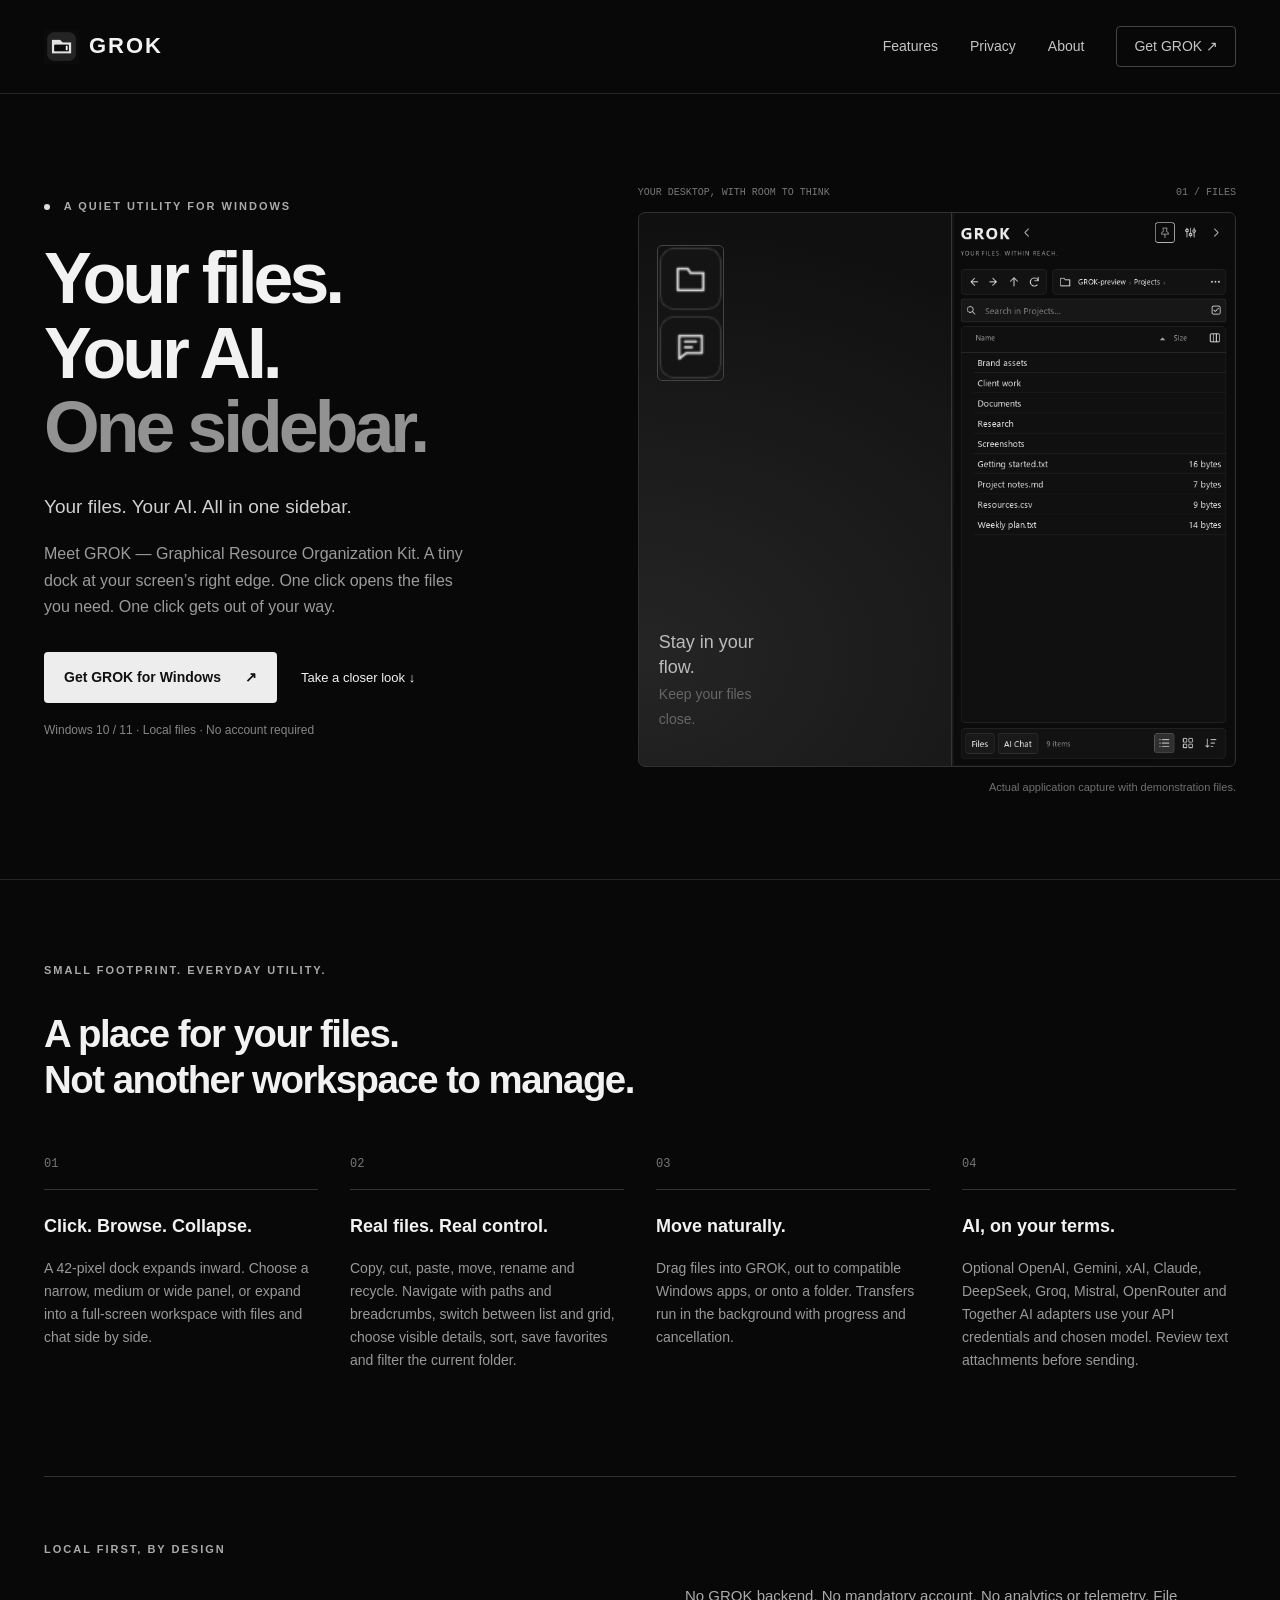
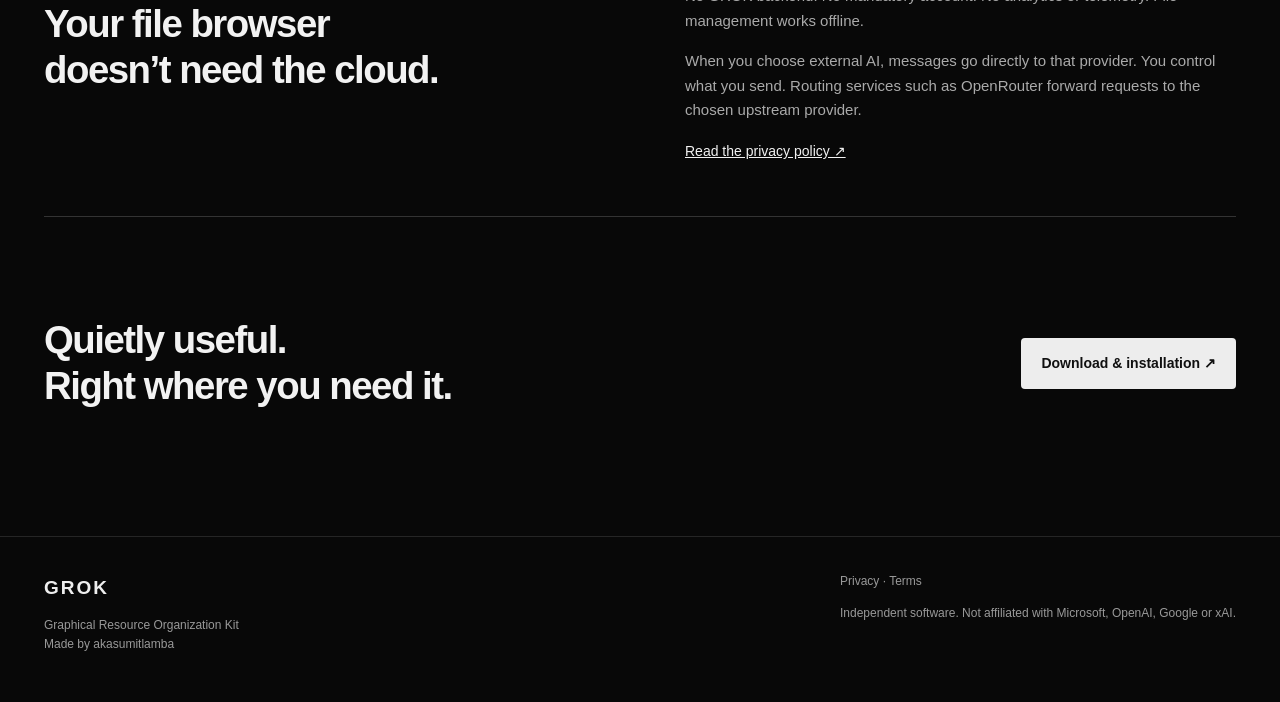
<file: website/index.html>
<!doctype html><html lang="en"><head><meta charset="utf-8"><meta name="viewport" content="width=device-width,initial-scale=1"><meta name="description" content="GROK, the independent local-first Windows file sidebar by akasumitlamba."><title>Your files. Within reach. · GROK</title><link rel="icon" href="./assets/icon.png"><link rel="stylesheet" href="./style.css"></head><body><a class="skip" href="#main">Skip to content</a><header><a class="logo" href="./index.html"><img src="./assets/icon.png" alt="">GROK</a><nav aria-label="Main"><a href="./index.html#features">Features</a><a href="./privacy/index.html">Privacy</a><a href="./about/index.html">About</a><a class="small-button" href="./download/index.html">Get GROK ↗</a></nav></header><main id="main"><section class="hero"><div class="hero-copy"><p class="eyebrow"><span></span> A QUIET UTILITY FOR WINDOWS</p><h1>Your files.<br>Your AI.<br><em>One sidebar.</em></h1><p class="intro">Your files. Your AI. All in one sidebar.</p><p class="description">Meet GROK — Graphical Resource Organization Kit. A tiny dock at your screen’s right edge. One click opens the files you need. One click gets out of your way.</p><div class="actions"><a class="primary" href="download/index.html">Get GROK for Windows <span>↗</span></a><a href="#features">Take a closer look ↓</a></div><p class="fine">Windows 10 / 11 · Local files · No account required</p></div><div class="product"><div class="product-label"><span>YOUR DESKTOP, WITH ROOM TO THINK</span><span>01 / FILES</span></div><div class="desktop"><div class="desktop-note">Stay in your flow.<br><span>Keep your files close.</span></div><img class="screenshot" src="assets/app-panel.png" alt="Actual GROK application showing its black file panel with compact icon controls and sample folders"><img class="dock-shot" src="assets/app-dock.png" alt="GROK collapsed to a thin dock"></div><p class="caption">Actual application capture with demonstration files.</p></div></section><section class="features" id="features"><div class="section-heading"><p class="eyebrow">SMALL FOOTPRINT. EVERYDAY UTILITY.</p><h2>A place for your files.<br>Not another workspace to manage.</h2></div><div class="feature-grid"><article><span class="number">01</span><h3>Click. Browse. Collapse.</h3><p>A 42-pixel dock expands inward. Choose a narrow, medium or wide panel, or expand into a full-screen workspace with files and chat side by side.</p></article><article><span class="number">02</span><h3>Real files. Real control.</h3><p>Copy, cut, paste, move, rename and recycle. Navigate with paths and breadcrumbs, switch between list and grid, choose visible details, sort, save favorites and filter the current folder.</p></article><article><span class="number">03</span><h3>Move naturally.</h3><p>Drag files into GROK, out to compatible Windows apps, or onto a folder. Transfers run in the background with progress and cancellation.</p></article><article><span class="number">04</span><h3>AI, on your terms.</h3><p>Optional OpenAI, Gemini, xAI, Claude, DeepSeek, Groq, Mistral, OpenRouter and Together AI adapters use your API credentials and chosen model. Review text attachments before sending.</p></article></div></section><section class="privacy-callout"><p class="eyebrow">LOCAL FIRST, BY DESIGN</p><h2>Your file browser<br>doesn’t need the cloud.</h2><div><p>No GROK backend. No mandatory account. No analytics or telemetry. File management works offline.</p><p>When you choose external AI, messages go directly to that provider. You control what you send. Routing services such as OpenRouter forward requests to the chosen upstream provider.</p><a href="privacy/index.html">Read the privacy policy ↗</a></div></section><section class="last"><h2>Quietly useful.<br>Right where you need it.</h2><a class="primary" href="download/index.html">Download & installation ↗</a></section></main><footer><div><b>GROK</b><p>Graphical Resource Organization Kit<br>Made by akasumitlamba</p></div><div><a href="./privacy/index.html">Privacy</a> · <a href="./terms/index.html">Terms</a><p>Independent software. Not affiliated with Microsoft, OpenAI, Google or xAI.</p></div></footer></body></html>
</file>
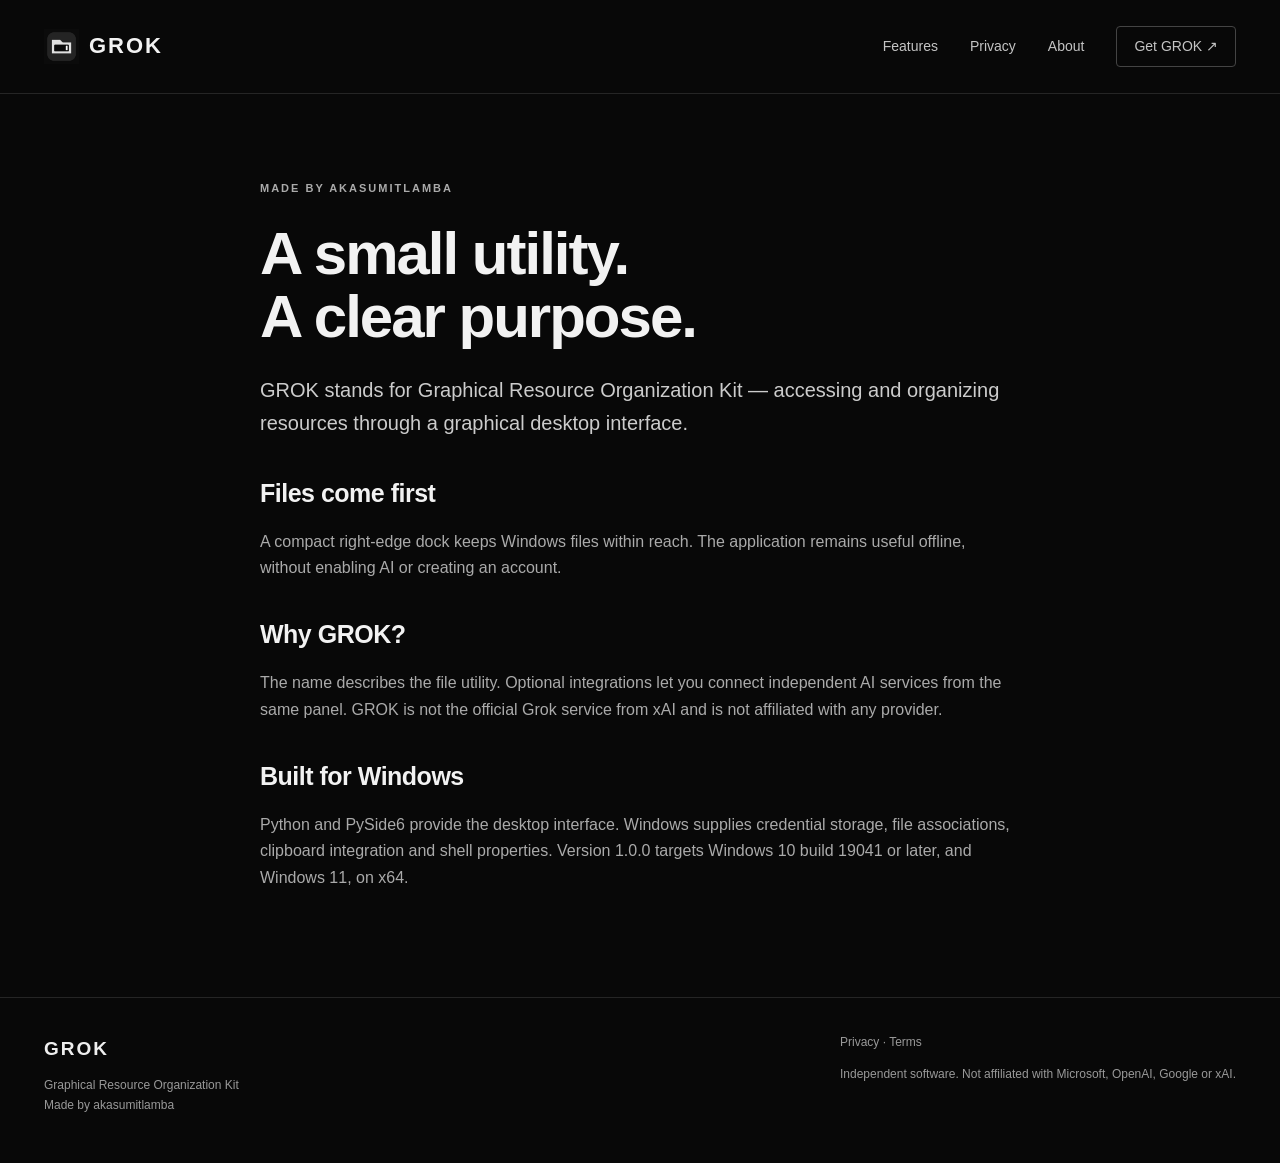
<file: website/about/index.html>
<!doctype html><html lang="en"><head><meta charset="utf-8"><meta name="viewport" content="width=device-width,initial-scale=1"><meta name="description" content="GROK, the independent local-first Windows file sidebar by akasumitlamba."><title>About · GROK</title><link rel="icon" href="../assets/icon.png"><link rel="stylesheet" href="../style.css"></head><body><a class="skip" href="#main">Skip to content</a><header><a class="logo" href="../index.html"><img src="../assets/icon.png" alt="">GROK</a><nav aria-label="Main"><a href="../index.html#features">Features</a><a href="../privacy/index.html">Privacy</a><a href="../about/index.html">About</a><a class="small-button" href="../download/index.html">Get GROK ↗</a></nav></header><main id="main"><article class="document"><p class="eyebrow">MADE BY AKASUMITLAMBA</p><h1>A small utility.<br>A clear purpose.</h1><p class="lead">GROK stands for Graphical Resource Organization Kit — accessing and organizing resources through a graphical desktop interface.</p><h2>Files come first</h2><p>A compact right-edge dock keeps Windows files within reach. The application remains useful offline, without enabling AI or creating an account.</p><h2>Why GROK?</h2><p>The name describes the file utility. Optional integrations let you connect independent AI services from the same panel. GROK is not the official Grok service from xAI and is not affiliated with any provider.</p><h2>Built for Windows</h2><p>Python and PySide6 provide the desktop interface. Windows supplies credential storage, file associations, clipboard integration and shell properties. Version 1.0.0 targets Windows 10 build 19041 or later, and Windows 11, on x64.</p></article></main><footer><div><b>GROK</b><p>Graphical Resource Organization Kit<br>Made by akasumitlamba</p></div><div><a href="../privacy/index.html">Privacy</a> · <a href="../terms/index.html">Terms</a><p>Independent software. Not affiliated with Microsoft, OpenAI, Google or xAI.</p></div></footer></body></html>
</file>
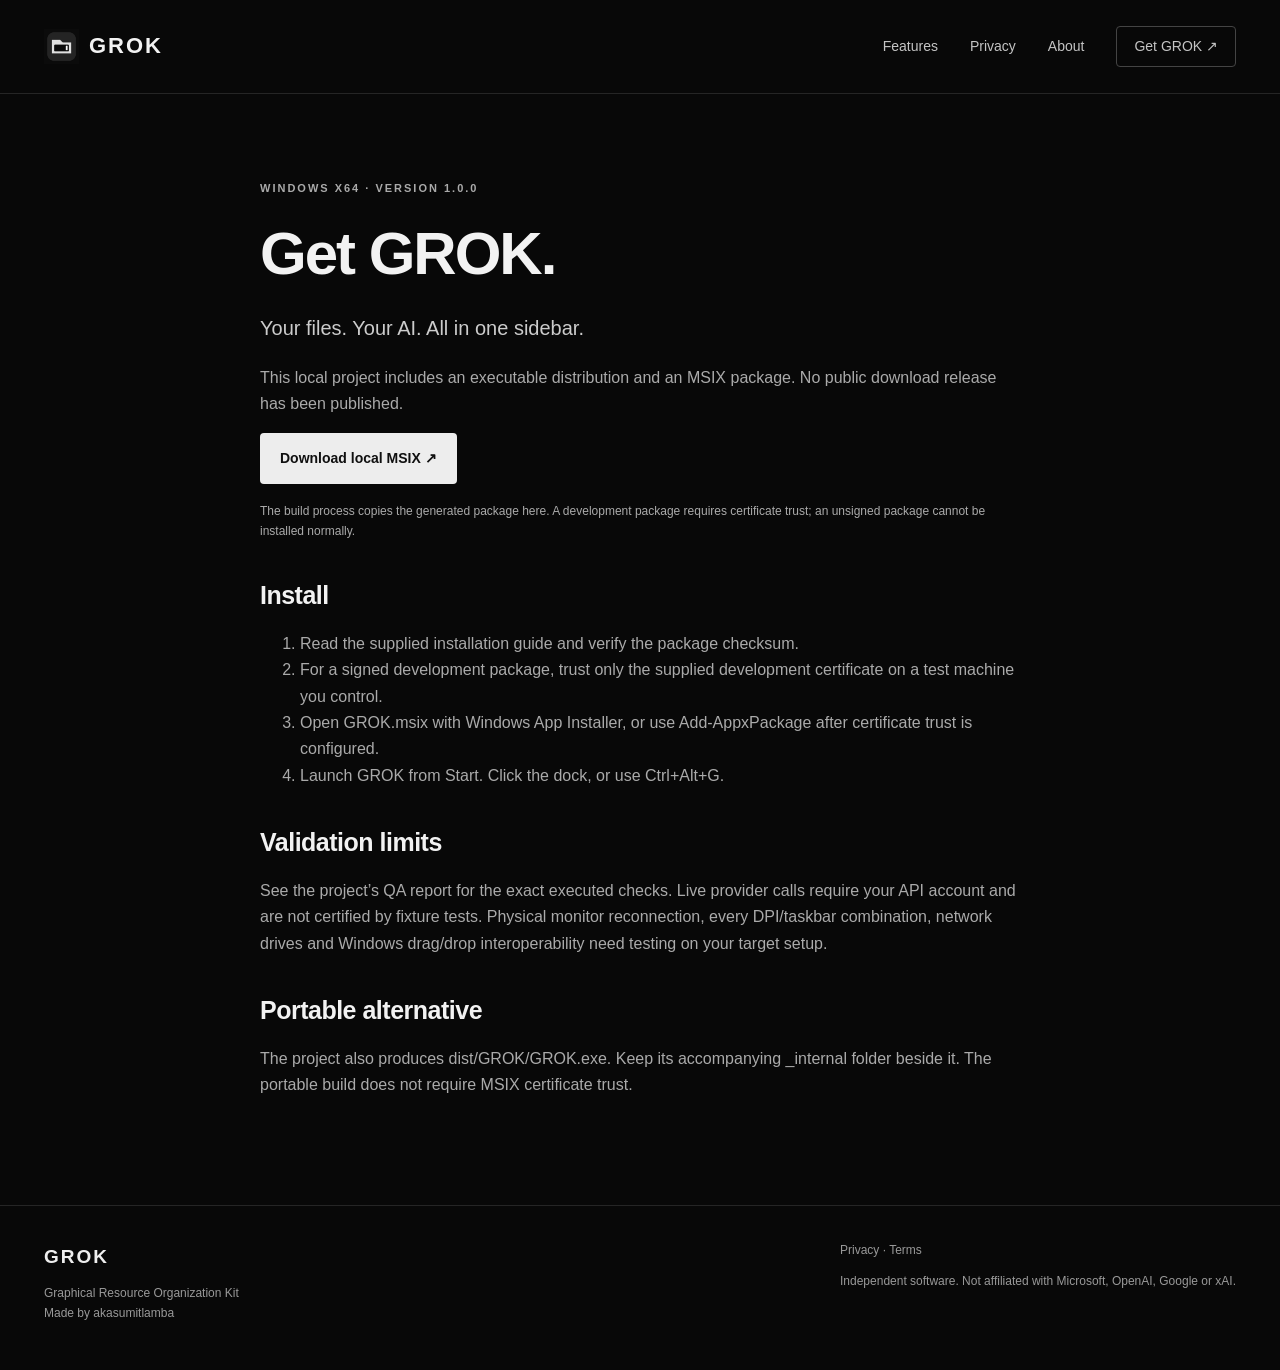
<file: website/download/index.html>
<!doctype html><html lang="en"><head><meta charset="utf-8"><meta name="viewport" content="width=device-width,initial-scale=1"><meta name="description" content="GROK, the independent local-first Windows file sidebar by akasumitlamba."><title>Download · GROK</title><link rel="icon" href="../assets/icon.png"><link rel="stylesheet" href="../style.css"></head><body><a class="skip" href="#main">Skip to content</a><header><a class="logo" href="../index.html"><img src="../assets/icon.png" alt="">GROK</a><nav aria-label="Main"><a href="../index.html#features">Features</a><a href="../privacy/index.html">Privacy</a><a href="../about/index.html">About</a><a class="small-button" href="../download/index.html">Get GROK ↗</a></nav></header><main id="main"><article class="document"><p class="eyebrow">WINDOWS X64 · VERSION 1.0.0</p><h1>Get GROK.</h1><p class="lead">Your files. Your AI. All in one sidebar.</p><p>This local project includes an executable distribution and an MSIX package. No public download release has been published.</p><a class="primary" href="GROK.msix" download>Download local MSIX ↗</a><p class="fine">The build process copies the generated package here. A development package requires certificate trust; an unsigned package cannot be installed normally.</p><h2>Install</h2><ol><li>Read the supplied installation guide and verify the package checksum.</li><li>For a signed development package, trust only the supplied development certificate on a test machine you control.</li><li>Open GROK.msix with Windows App Installer, or use Add-AppxPackage after certificate trust is configured.</li><li>Launch GROK from Start. Click the dock, or use Ctrl+Alt+G.</li></ol><h2>Validation limits</h2><p>See the project’s QA report for the exact executed checks. Live provider calls require your API account and are not certified by fixture tests. Physical monitor reconnection, every DPI/taskbar combination, network drives and Windows drag/drop interoperability need testing on your target setup.</p><h2>Portable alternative</h2><p>The project also produces dist/GROK/GROK.exe. Keep its accompanying _internal folder beside it. The portable build does not require MSIX certificate trust.</p></article></main><footer><div><b>GROK</b><p>Graphical Resource Organization Kit<br>Made by akasumitlamba</p></div><div><a href="../privacy/index.html">Privacy</a> · <a href="../terms/index.html">Terms</a><p>Independent software. Not affiliated with Microsoft, OpenAI, Google or xAI.</p></div></footer></body></html>
</file>
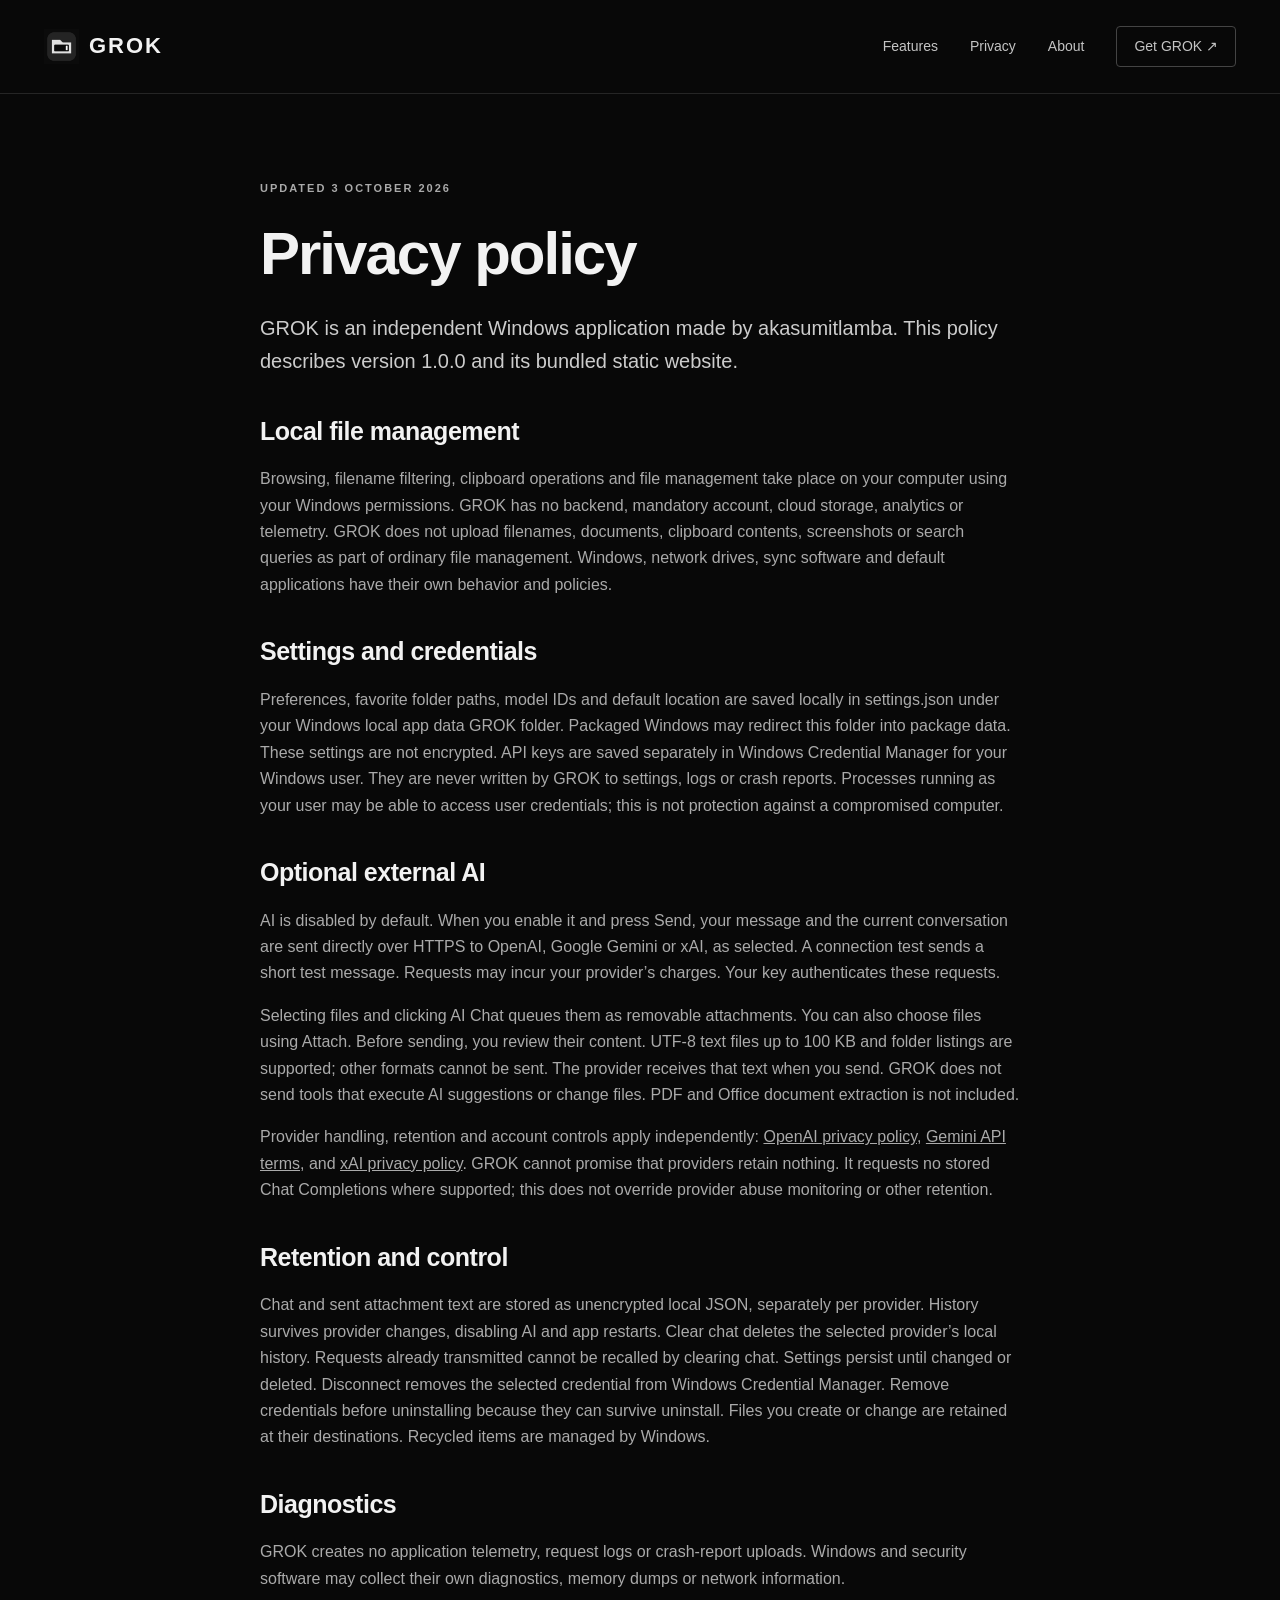
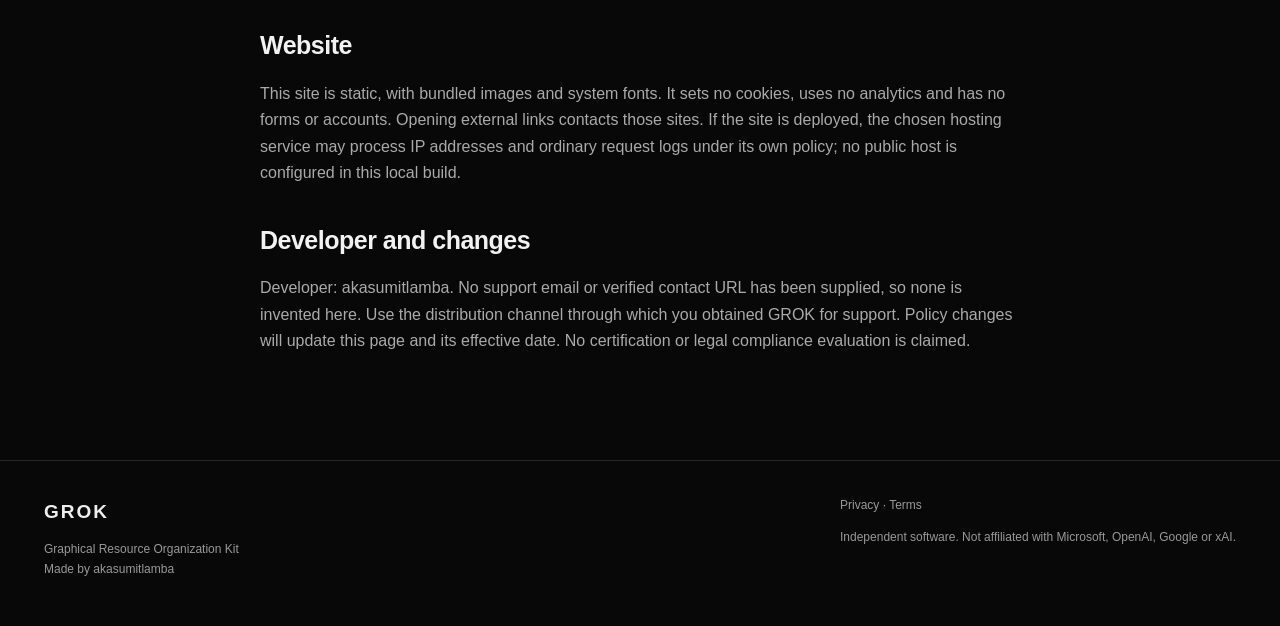
<file: website/privacy/index.html>
<!doctype html><html lang="en"><head><meta charset="utf-8"><meta name="viewport" content="width=device-width,initial-scale=1"><meta name="description" content="GROK, the independent local-first Windows file sidebar by akasumitlamba."><title>Privacy policy · GROK</title><link rel="icon" href="../assets/icon.png"><link rel="stylesheet" href="../style.css"></head><body><a class="skip" href="#main">Skip to content</a><header><a class="logo" href="../index.html"><img src="../assets/icon.png" alt="">GROK</a><nav aria-label="Main"><a href="../index.html#features">Features</a><a href="../privacy/index.html">Privacy</a><a href="../about/index.html">About</a><a class="small-button" href="../download/index.html">Get GROK ↗</a></nav></header><main id="main"><article class="document"><p class="eyebrow">UPDATED 3 OCTOBER 2026</p><h1>Privacy policy</h1><p class="lead">GROK is an independent Windows application made by akasumitlamba. This policy describes version 1.0.0 and its bundled static website.</p><h2>Local file management</h2><p>Browsing, filename filtering, clipboard operations and file management take place on your computer using your Windows permissions. GROK has no backend, mandatory account, cloud storage, analytics or telemetry. GROK does not upload filenames, documents, clipboard contents, screenshots or search queries as part of ordinary file management. Windows, network drives, sync software and default applications have their own behavior and policies.</p><h2>Settings and credentials</h2><p>Preferences, favorite folder paths, model IDs and default location are saved locally in settings.json under your Windows local app data GROK folder. Packaged Windows may redirect this folder into package data. These settings are not encrypted. API keys are saved separately in Windows Credential Manager for your Windows user. They are never written by GROK to settings, logs or crash reports. Processes running as your user may be able to access user credentials; this is not protection against a compromised computer.</p><h2>Optional external AI</h2><p>AI is disabled by default. When you enable it and press Send, your message and the current conversation are sent directly over HTTPS to OpenAI, Google Gemini or xAI, as selected. A connection test sends a short test message. Requests may incur your provider’s charges. Your key authenticates these requests.</p><p>Selecting files and clicking AI Chat queues them as removable attachments. You can also choose files using Attach. Before sending, you review their content. UTF-8 text files up to 100 KB and folder listings are supported; other formats cannot be sent. The provider receives that text when you send. GROK does not send tools that execute AI suggestions or change files. PDF and Office document extraction is not included.</p><p>Provider handling, retention and account controls apply independently: <a href="https://openai.com/policies/privacy-policy/">OpenAI privacy policy</a>, <a href="https://ai.google.dev/gemini-api/terms">Gemini API terms</a>, and <a href="https://x.ai/legal/privacy-policy">xAI privacy policy</a>. GROK cannot promise that providers retain nothing. It requests no stored Chat Completions where supported; this does not override provider abuse monitoring or other retention.</p><h2>Retention and control</h2><p>Chat and sent attachment text are stored as unencrypted local JSON, separately per provider. History survives provider changes, disabling AI and app restarts. Clear chat deletes the selected provider’s local history. Requests already transmitted cannot be recalled by clearing chat. Settings persist until changed or deleted. Disconnect removes the selected credential from Windows Credential Manager. Remove credentials before uninstalling because they can survive uninstall. Files you create or change are retained at their destinations. Recycled items are managed by Windows.</p><h2>Diagnostics</h2><p>GROK creates no application telemetry, request logs or crash-report uploads. Windows and security software may collect their own diagnostics, memory dumps or network information.</p><h2>Website</h2><p>This site is static, with bundled images and system fonts. It sets no cookies, uses no analytics and has no forms or accounts. Opening external links contacts those sites. If the site is deployed, the chosen hosting service may process IP addresses and ordinary request logs under its own policy; no public host is configured in this local build.</p><h2>Developer and changes</h2><p>Developer: akasumitlamba. No support email or verified contact URL has been supplied, so none is invented here. Use the distribution channel through which you obtained GROK for support. Policy changes will update this page and its effective date. No certification or legal compliance evaluation is claimed.</p></article></main><footer><div><b>GROK</b><p>Graphical Resource Organization Kit<br>Made by akasumitlamba</p></div><div><a href="../privacy/index.html">Privacy</a> · <a href="../terms/index.html">Terms</a><p>Independent software. Not affiliated with Microsoft, OpenAI, Google or xAI.</p></div></footer></body></html>
</file>
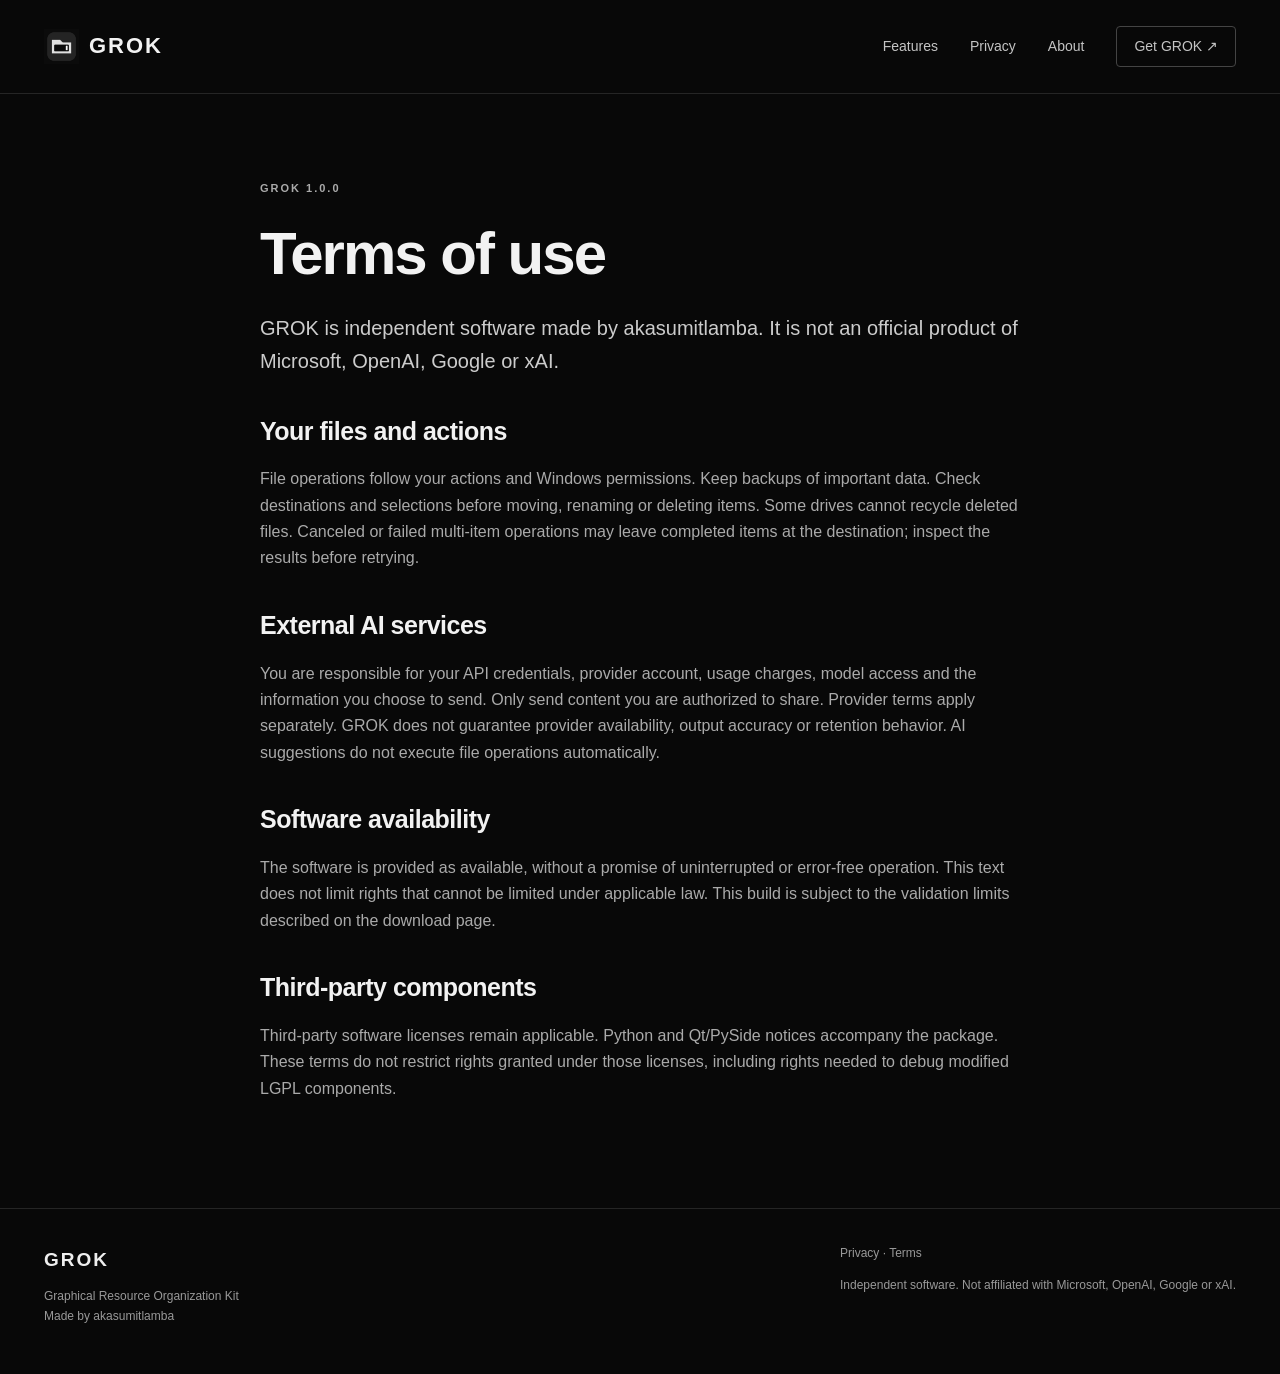
<file: website/terms/index.html>
<!doctype html><html lang="en"><head><meta charset="utf-8"><meta name="viewport" content="width=device-width,initial-scale=1"><meta name="description" content="GROK, the independent local-first Windows file sidebar by akasumitlamba."><title>Terms of use · GROK</title><link rel="icon" href="../assets/icon.png"><link rel="stylesheet" href="../style.css"></head><body><a class="skip" href="#main">Skip to content</a><header><a class="logo" href="../index.html"><img src="../assets/icon.png" alt="">GROK</a><nav aria-label="Main"><a href="../index.html#features">Features</a><a href="../privacy/index.html">Privacy</a><a href="../about/index.html">About</a><a class="small-button" href="../download/index.html">Get GROK ↗</a></nav></header><main id="main"><article class="document"><p class="eyebrow">GROK 1.0.0</p><h1>Terms of use</h1><p class="lead">GROK is independent software made by akasumitlamba. It is not an official product of Microsoft, OpenAI, Google or xAI.</p><h2>Your files and actions</h2><p>File operations follow your actions and Windows permissions. Keep backups of important data. Check destinations and selections before moving, renaming or deleting items. Some drives cannot recycle deleted files. Canceled or failed multi-item operations may leave completed items at the destination; inspect the results before retrying.</p><h2>External AI services</h2><p>You are responsible for your API credentials, provider account, usage charges, model access and the information you choose to send. Only send content you are authorized to share. Provider terms apply separately. GROK does not guarantee provider availability, output accuracy or retention behavior. AI suggestions do not execute file operations automatically.</p><h2>Software availability</h2><p>The software is provided as available, without a promise of uninterrupted or error-free operation. This text does not limit rights that cannot be limited under applicable law. This build is subject to the validation limits described on the download page.</p><h2>Third-party components</h2><p>Third-party software licenses remain applicable. Python and Qt/PySide notices accompany the package. These terms do not restrict rights granted under those licenses, including rights needed to debug modified LGPL components.</p></article></main><footer><div><b>GROK</b><p>Graphical Resource Organization Kit<br>Made by akasumitlamba</p></div><div><a href="../privacy/index.html">Privacy</a> · <a href="../terms/index.html">Terms</a><p>Independent software. Not affiliated with Microsoft, OpenAI, Google or xAI.</p></div></footer></body></html>
</file>
<file: website/style.css>
*{box-sizing:border-box}html{scroll-behavior:smooth}body{margin:0;background:#080808;color:#f2f2f2;font:16px/1.65 "Segoe UI",Arial,sans-serif}a{color:inherit;text-decoration:none}a:hover{text-decoration:underline}a:focus-visible{outline:2px solid #fff;outline-offset:5px}header,main,footer{max-width:1340px;margin:auto}header{height:94px;display:flex;align-items:center;justify-content:space-between;padding:0 44px;border-bottom:1px solid #252525}.logo{font-weight:750;font-size:22px;letter-spacing:2px;display:flex;align-items:center;gap:10px}.logo img{width:35px;height:35px}nav{display:flex;align-items:center;gap:32px;font-size:14px;color:#c4c4c4}.small-button{border:1px solid #444;padding:8px 17px;border-radius:4px}.hero{display:grid;grid-template-columns:1fr 1.1fr;gap:50px;padding:92px 44px 72px}.eyebrow{font-size:11px;letter-spacing:2px;color:#aaa;font-weight:650}.eyebrow span{display:inline-block;background:#ddd;width:6px;height:6px;border-radius:50%;margin-right:9px}h1{font-size:clamp(52px,5.6vw,78px);line-height:1.04;letter-spacing:-4px;margin:26px 0}h1 em{font-style:normal;color:#929292}.intro{font-size:19px;color:#d0d0d0}.description{max-width:430px;color:#9b9b9b;font-size:16px}.actions{display:flex;gap:24px;align-items:center;margin-top:32px;font-size:13px}.primary{display:inline-flex;gap:24px;align-items:center;background:#ededed;color:#101010;padding:14px 20px;border-radius:4px;font-weight:650;font-size:14px}.fine{font-size:12px;color:#858585;margin-top:18px}.product{align-self:center;min-width:0}.product-label{font:10px/1.4 monospace;color:#777;display:flex;justify-content:space-between;margin-bottom:12px}.desktop{height:555px;border:1px solid #303030;background:radial-gradient(ellipse at 0 80%,#252525,#101010 70%);position:relative;overflow:hidden;border-radius:7px}.desktop-note{position:absolute;left:20px;bottom:35px;font-size:18px;line-height:1.4;color:#bbb;max-width:120px}.desktop-note span{color:#666;font-size:14px}.screenshot{height:100%;width:auto;max-width:74%;object-fit:contain;object-position:right top;position:absolute;right:0;top:0;border-left:1px solid #353535}.dock-shot{position:absolute;left:18px;top:32px;height:136px;width:auto;border:1px solid #444;border-radius:5px}.caption{font-size:11px;color:#707070;text-align:right}.features{padding:70px 44px;border-top:1px solid #252525}h2{font-size:clamp(29px,3vw,43px);line-height:1.2;letter-spacing:-1.5px;font-weight:550}.feature-grid{display:grid;grid-template-columns:repeat(4,1fr);gap:32px;margin-top:54px}.number{font:12px monospace;color:#777;border-bottom:1px solid #333;display:block;padding-bottom:18px}h3{font-size:18px;font-weight:550;line-height:1.3;margin-top:25px}.feature-grid p{color:#999;font-size:14px}.privacy-callout{margin:20px 44px 0;padding:52px 0;display:grid;grid-template-columns:1fr 1fr;gap:0 90px;border-top:1px solid #333;border-bottom:1px solid #333}.privacy-callout .eyebrow{grid-column:1/-1}.privacy-callout p:not(.eyebrow){color:#aaa;font-size:15px}.privacy-callout a{font-size:14px;text-decoration:underline}.last{padding:68px 44px 95px;display:flex;justify-content:space-between;align-items:center}footer{padding:35px 44px;border-top:1px solid #252525;display:flex;justify-content:space-between;gap:30px;color:#999;font-size:12px}footer b{font-size:19px;letter-spacing:2px;color:#eee}footer p{max-width:440px}.document{max-width:820px;padding:74px 30px 90px;margin:auto}.document h1{font-size:60px;letter-spacing:-2px}.document h2{font-size:25px;letter-spacing:-.5px;margin-top:38px}.document p,.document li{color:#aaa}.document .lead{font-size:20px;color:#ccc}.document a:not(.primary){text-decoration:underline}.skip{position:absolute;left:10px;top:-100px;background:white;color:black;padding:8px;z-index:10}.skip:focus{top:10px}@media(max-width:1000px){.hero{gap:25px;padding-top:60px}.actions{align-items:flex-start;flex-direction:column;gap:16px}.desktop{height:480px}.feature-grid{grid-template-columns:repeat(2,1fr)}.desktop-note{display:none}.screenshot{max-width:88%}.dock-shot{left:5px;width:25px;height:auto}}@media(max-width:680px){header{padding:0 22px;height:78px}nav{gap:16px}nav>a:first-child,nav>a:nth-child(3){display:none}.hero{grid-template-columns:1fr;padding:45px 22px;gap:40px}h1{font-size:62px;letter-spacing:-3px}.actions{flex-direction:row;align-items:center;gap:20px}.product{max-width:480px;width:100%}.desktop{height:560px}.desktop-note{display:block}.dock-shot{left:15px;width:31px;top:35px}.screenshot{max-width:76%}.features{padding:40px 22px}.feature-grid{gap:24px}.privacy-callout{margin:0 22px;grid-template-columns:1fr;gap:0}.last{padding:40px 22px 60px;display:block}.last .primary{margin-top:15px}footer{padding:25px 22px;flex-direction:column;gap:12px}.document{padding:42px 22px}.document h1{font-size:45px}}@media(prefers-reduced-motion:reduce){html{scroll-behavior:auto}}
</file>
